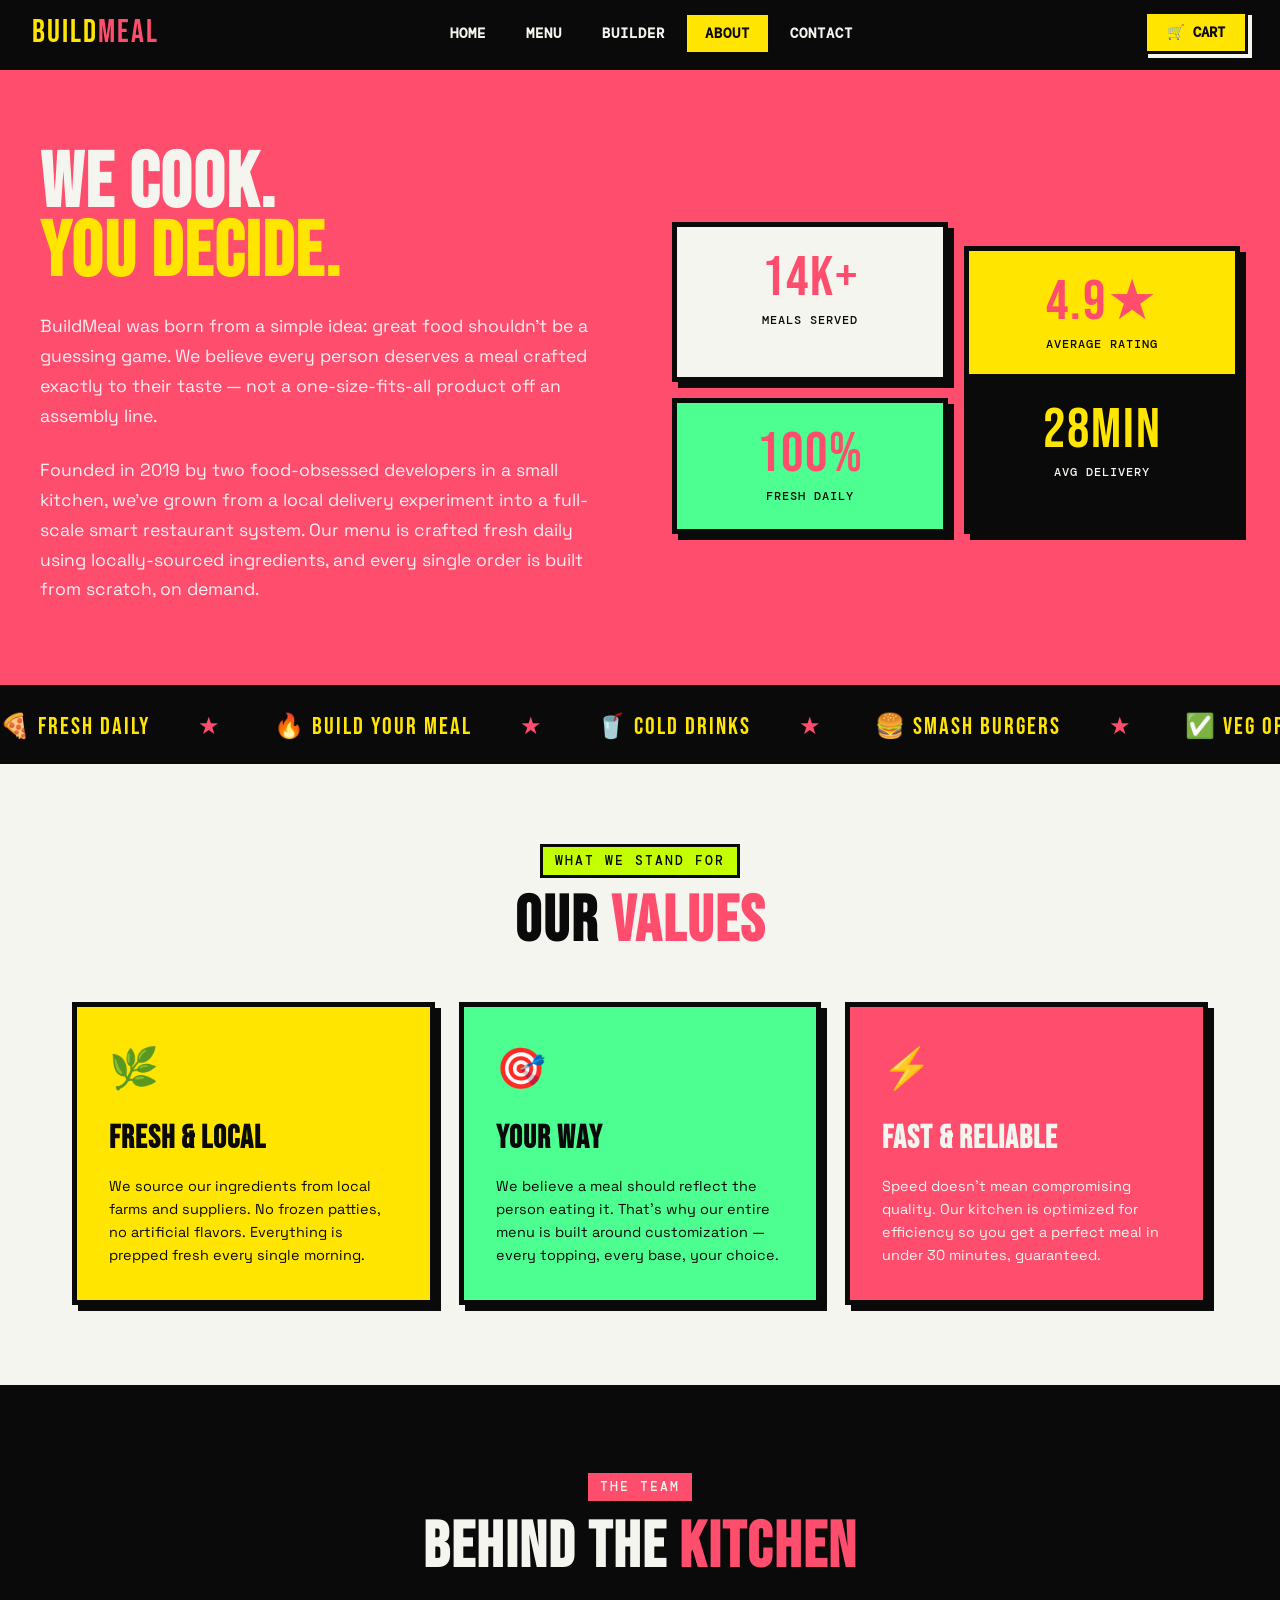
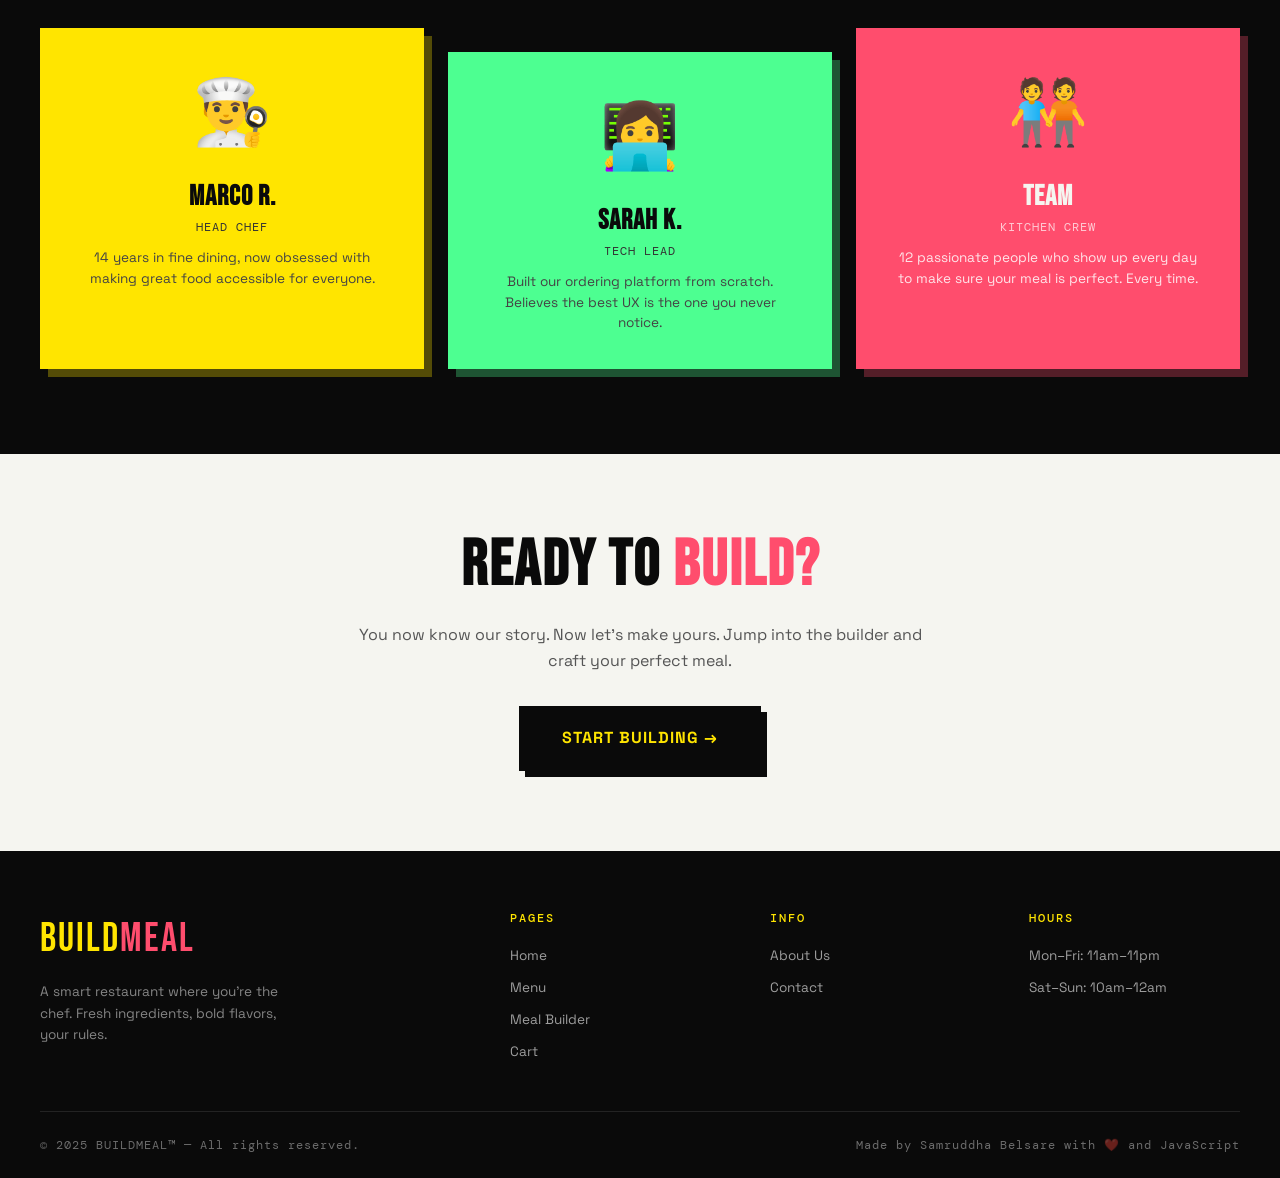
<file: about.html>
<!DOCTYPE html>
<html lang="en">

<head>
  <meta charset="UTF-8" />
  <meta name="viewport" content="width=device-width, initial-scale=1.0" />
  <title>About Us — Our Story & Values | Build Your Meal Restaurant</title>
  <meta name="description"
    content="Learn about Build Your Meal, a smart restaurant webstore founded on fresh, locally-sourced ingredients and full meal customization. Meet our team and our story." />
  <meta name="keywords"
    content="about build your meal, restaurant story, smart restaurant, food ordering team, fresh ingredients, custom meal restaurant" />
  <meta name="author" content="BuildMeal" />
  <!-- Open Graph -->
  <meta property="og:title" content="About Build Your Meal — Smart Restaurant WebStore" />
  <meta property="og:description"
    content="Founded in 2019, Build Your Meal is a smart restaurant built on fresh ingredients and full meal customization. Every order built from scratch, on demand." />
  <meta property="og:type" content="website" />
  <link rel="stylesheet" href="css/style.css" />
</head>

<body>

  <!-- ========== NAVBAR ========== -->
  <header>
    <nav class="navbar" aria-label="Main navigation">
      <a href="index.html" class="nav-logo">BUILD<span>MEAL</span></a>
      <ul class="nav-links" id="navMenu">
        <li><a href="index.html">Home</a></li>
        <li><a href="menu.html">Menu</a></li>
        <li><a href="builder.html">Builder</a></li>
        <li><a href="about.html">About</a></li>
        <li><a href="contact.html">Contact</a></li>
      </ul>
      <a href="cart.html" class="nav-cart">
        🛒 CART
        <span class="cart-count">0</span>
      </a>
      <div class="hamburger" id="hamburger">
        <span></span><span></span><span></span>
      </div>
    </nav>
  </header>

  <main id="main-content">
    <!-- ========== ABOUT HERO ========== -->
    <section class="about-hero">
      <div class="about-hero-inner">
        <div>
          <h1>WE COOK.<br><span>YOU DECIDE.</span></h1>
          <p>
            BuildMeal was born from a simple idea: great food shouldn't be a
            guessing game. We believe every person deserves a meal crafted
            exactly to their taste — not a one-size-fits-all product off an
            assembly line.
          </p>
          <br />
          <p>
            Founded in 2019 by two food-obsessed developers in a small
            kitchen, we've grown from a local delivery experiment into a
            full-scale smart restaurant system. Our menu is crafted fresh
            daily using locally-sourced ingredients, and every single order
            is built from scratch, on demand.
          </p>
        </div>
        <div class="about-visual">
          <div class="about-stat-card">
            <div class="stat-number">14K+</div>
            <div class="stat-label">Meals Served</div>
          </div>
          <div class="about-stat-card">
            <div class="stat-number">4.9★</div>
            <div class="stat-label">Average Rating</div>
          </div>
          <div class="about-stat-card">
            <div class="stat-number">100%</div>
            <div class="stat-label">Fresh Daily</div>
          </div>
          <div class="about-stat-card">
            <div class="stat-number">28min</div>
            <div class="stat-label">Avg Delivery</div>
          </div>
        </div>
      </div>
    </section>

    <!-- ========== TICKER ========== -->
    <div class="ticker">
      <div class="ticker-inner">
        <span>🍕 FRESH DAILY</span><span class="sep">★</span>
        <span>🔥 BUILD YOUR MEAL</span><span class="sep">★</span>
        <span>🥤 COLD DRINKS</span><span class="sep">★</span>
        <span>🍔 SMASH BURGERS</span><span class="sep">★</span>
        <span>✅ VEG OPTIONS</span><span class="sep">★</span>
        <span>🚀 FAST DELIVERY</span><span class="sep">★</span>
        <span>🍕 FRESH DAILY</span><span class="sep">★</span>
        <span>🔥 BUILD YOUR MEAL</span><span class="sep">★</span>
        <span>🥤 COLD DRINKS</span><span class="sep">★</span>
        <span>🍔 SMASH BURGERS</span><span class="sep">★</span>
        <span>✅ VEG OPTIONS</span><span class="sep">★</span>
        <span>🚀 FAST DELIVERY</span><span class="sep">★</span>
      </div>
    </div>

    <!-- ========== VALUES ========== -->
    <div class="about-values">
      <div class="section-header text-center">
        <span class="section-tag">What We Stand For</span>
        <h2 class="section-title">OUR <span>VALUES</span></h2>
      </div>
      <div class="values-grid">
        <div class="value-card">
          <span class="value-icon">🌿</span>
          <h3>FRESH & LOCAL</h3>
          <p>We source our ingredients from local farms and suppliers. No frozen patties, no artificial flavors.
            Everything is prepped fresh every single morning.</p>
        </div>
        <div class="value-card">
          <span class="value-icon">🎯</span>
          <h3>YOUR WAY</h3>
          <p>We believe a meal should reflect the person eating it. That's why our entire menu is built around
            customization — every topping, every base, your choice.</p>
        </div>
        <div class="value-card">
          <span class="value-icon">⚡</span>
          <h3>FAST & RELIABLE</h3>
          <p>Speed doesn't mean compromising quality. Our kitchen is optimized for efficiency so you get a perfect meal
            in under 30 minutes, guaranteed.</p>
        </div>
      </div>
    </div>

    <!-- ========== TEAM SECTION ========== -->
    <section
      style="background:var(--black); border-top:5px solid #0a0a0a; border-bottom:5px solid #0a0a0a; padding:5rem 2rem;">
      <div style="max-width:1200px; margin:0 auto;">
        <div class="section-header text-center" style="margin-bottom:3rem;">
          <span class="section-tag" style="background:var(--pink);color:var(--white);">The Team</span>
          <h2 class="section-title" style="color:var(--white);">BEHIND THE <span>KITCHEN</span></h2>
        </div>
        <div style="display:grid; grid-template-columns:repeat(auto-fit,minmax(220px,1fr)); gap:1.5rem;">

          <div
            style="background:var(--yellow);border:4px solid var(--yellow);padding:2rem;text-align:center;box-shadow:8px 8px 0 rgba(255,229,0,0.3);">
            <div style="font-size:4rem;margin-bottom:1rem;">👨‍🍳</div>
            <h3 style="font-family:var(--font-display);font-size:1.75rem;letter-spacing:1px;">MARCO R.</h3>
            <p
              style="font-family:var(--font-mono);font-size:0.75rem;text-transform:uppercase;letter-spacing:1px;margin-bottom:0.75rem;color:#333;">
              Head Chef</p>
            <p style="font-size:0.85rem;color:#444;line-height:1.5;">14 years in fine dining, now obsessed with making
              great food accessible for everyone.</p>
          </div>

          <div
            style="background:var(--green);border:4px solid var(--green);padding:2rem;text-align:center;box-shadow:8px 8px 0 rgba(77,255,145,0.3); margin-top:1.5rem;">
            <div style="font-size:4rem;margin-bottom:1rem;">👩‍💻</div>
            <h3 style="font-family:var(--font-display);font-size:1.75rem;letter-spacing:1px;">SARAH K.</h3>
            <p
              style="font-family:var(--font-mono);font-size:0.75rem;text-transform:uppercase;letter-spacing:1px;margin-bottom:0.75rem;color:#333;">
              Tech Lead</p>
            <p style="font-size:0.85rem;color:#444;line-height:1.5;">Built our ordering platform from scratch. Believes
              the best UX is the one you never notice.</p>
          </div>

          <div
            style="background:var(--pink);border:4px solid var(--pink);padding:2rem;text-align:center;box-shadow:8px 8px 0 rgba(255,77,109,0.3);">
            <div style="font-size:4rem;margin-bottom:1rem;">🧑‍🤝‍🧑</div>
            <h3 style="font-family:var(--font-display);font-size:1.75rem;letter-spacing:1px;color:var(--white);">TEAM
            </h3>
            <p
              style="font-family:var(--font-mono);font-size:0.75rem;text-transform:uppercase;letter-spacing:1px;margin-bottom:0.75rem;color:rgba(255,255,255,0.7);">
              Kitchen Crew</p>
            <p style="font-size:0.85rem;color:rgba(255,255,255,0.85);line-height:1.5;">12 passionate people who show up
              every day to make sure your meal is perfect. Every time.</p>
          </div>

        </div>
      </div>
    </section>

    <!-- ========== CTA ========== -->
    <section style="padding:5rem 2rem; text-align:center; border-bottom:5px solid #0a0a0a;">
      <div style="max-width:600px; margin:0 auto;">
        <h2
          style="font-family:var(--font-display);font-size:clamp(2.5rem,5vw,5rem);letter-spacing:2px;line-height:1;margin-bottom:1.5rem;">
          READY TO <span style="color:var(--pink);">BUILD?</span>
        </h2>
        <p style="color:#555;font-size:1rem;margin-bottom:2rem;line-height:1.6;">
          You now know our story. Now let's make yours. Jump into the builder and craft your perfect meal.
        </p>
        <a href="builder.html" class="btn btn-primary btn-lg">START BUILDING →</a>
      </div>
    </section>

  </main>

  <!-- ========== FOOTER ========== -->
  <footer class="footer">
    <div class="footer-inner">
      <div class="footer-brand">
        <span class="logo">BUILD<span>MEAL</span></span>
        <p>A smart restaurant where you're the chef. Fresh ingredients, bold flavors, your rules.</p>
      </div>
      <div class="footer-col">
        <h4>Pages</h4>
        <ul>
          <li><a href="index.html">Home</a></li>
          <li><a href="menu.html">Menu</a></li>
          <li><a href="builder.html">Meal Builder</a></li>
          <li><a href="cart.html">Cart</a></li>
        </ul>
      </div>
      <div class="footer-col">
        <h4>Info</h4>
        <ul>
          <li><a href="about.html">About Us</a></li>
          <li><a href="contact.html">Contact</a></li>
        </ul>
      </div>
      <div class="footer-col">
        <h4>Hours</h4>
        <ul>
          <li><a href="#">Mon–Fri: 11am–11pm</a></li>
          <li><a href="#">Sat–Sun: 10am–12am</a></li>
        </ul>
      </div>
    </div>
    <div class="footer-bottom">
      <p>© 2025 BUILDMEAL™ — All rights reserved.</p>
      <p>Made by Samruddha Belsare with ❤️ and JavaScript</p>
    </div>
  </footer>

  <script src="js/script.js"></script>
</body>

</html>
</file>
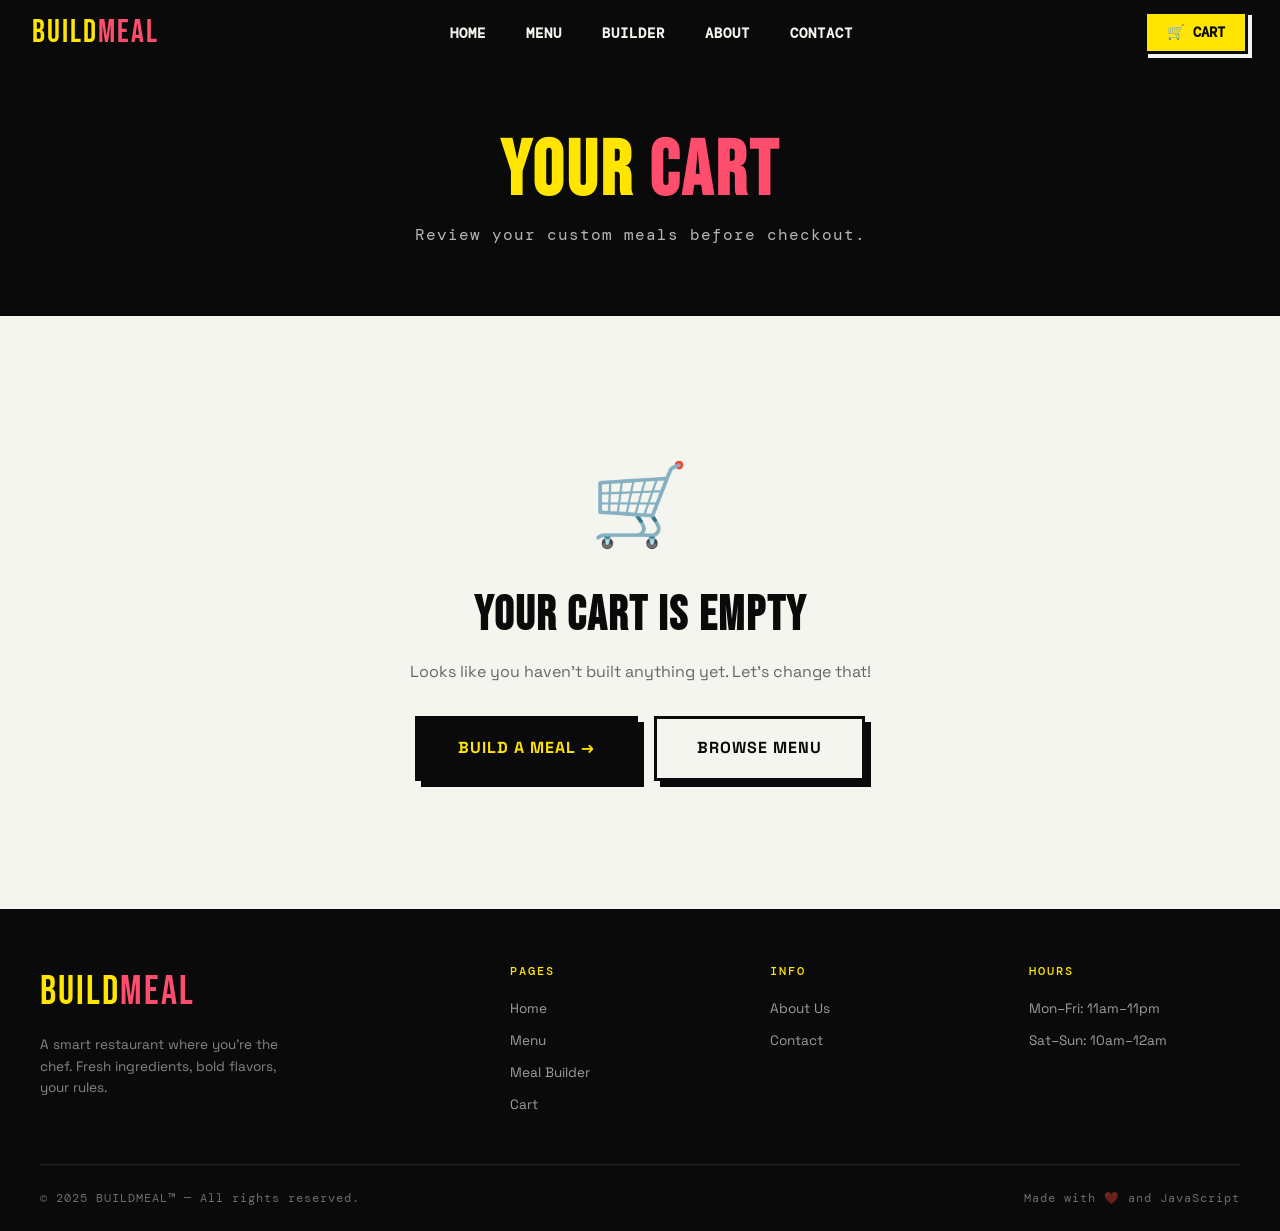
<file: cart.html>
<!DOCTYPE html>
<html lang="en">
<head>
  <meta charset="UTF-8" />
  <meta name="viewport" content="width=device-width, initial-scale=1.0" />
  <title>Cart — BUILD YOUR MEAL</title>
  <link rel="stylesheet" href="css/style.css" />
</head>
<body>

  <!-- ========== NAVBAR ========== -->
  <nav class="navbar">
    <a href="index.html" class="nav-logo">BUILD<span>MEAL</span></a>
    <ul class="nav-links" id="navMenu">
      <li><a href="index.html">Home</a></li>
      <li><a href="menu.html">Menu</a></li>
      <li><a href="builder.html">Builder</a></li>
      <li><a href="about.html">About</a></li>
      <li><a href="contact.html">Contact</a></li>
    </ul>
    <a href="cart.html" class="nav-cart">
      🛒 CART
      <span class="cart-count">0</span>
    </a>
    <div class="hamburger" id="hamburger">
      <span></span><span></span><span></span>
    </div>
  </nav>

  <!-- ========== PAGE HERO ========== -->
  <div class="page-hero">
    <h1>YOUR <span>CART</span></h1>
    <p>Review your custom meals before checkout.</p>
  </div>

  <!-- ========== MAIN CONTENT ========== -->
  <main style="max-width:1200px; margin:0 auto; padding:3rem 2rem;">

    <!-- EMPTY STATE (shown when cart is empty) -->
    <div class="cart-empty-state" id="cartEmpty">
      <span class="empty-icon">🛒</span>
      <h2>YOUR CART IS EMPTY</h2>
      <p>Looks like you haven't built anything yet. Let's change that!</p>
      <div style="display:flex;gap:1rem;justify-content:center;flex-wrap:wrap;">
        <a href="builder.html" class="btn btn-primary btn-lg">BUILD A MEAL →</a>
        <a href="menu.html" class="btn btn-secondary btn-lg">BROWSE MENU</a>
      </div>
    </div>

    <!-- CART LAYOUT (hidden when empty) -->
    <div class="cart-layout hidden" id="cartWrapper">

      <!-- Cart Items Panel -->
      <div>
        <div class="cart-items-wrapper">
          <div class="cart-header-bar">
            <h2>CART ITEMS</h2>
            <span class="cart-count-display" id="cartCountDisplay">0 ITEMS</span>
          </div>
          <!-- Items injected by JS -->
          <div id="cartItemsList" role="list" aria-label="Cart items"></div>
        </div>

        <!-- Action buttons below items -->
        <div style="display:flex;gap:1rem;margin-top:1.5rem;flex-wrap:wrap;">
          <a href="builder.html" class="btn btn-secondary">+ ADD MORE ITEMS</a>
          <button class="btn btn-pink" id="clearCartBtn" onclick="clearCart()">CLEAR CART ✕</button>
        </div>
      </div>

      <!-- Order Summary Sidebar -->
      <div class="cart-summary-sidebar hidden" id="cartSummaryPanel">
        <div class="cart-summary-header">
          <h3>ORDER SUMMARY</h3>
        </div>
        <div class="cart-summary-body">

          <div class="price-row">
            <span class="label">Subtotal</span>
            <span class="value" id="cartSubtotal">$0.00</span>
          </div>
          <div class="price-row">
            <span class="label">Tax (8%)</span>
            <span class="value" id="cartTax">$0.00</span>
          </div>
          <div class="price-row">
            <span class="label">Delivery</span>
            <span class="value" id="cartDelivery">$3.99</span>
          </div>
          <div class="price-row total">
            <span class="label">TOTAL</span>
            <span class="value" id="cartGrandTotal">$0.00</span>
          </div>

          <!-- Promo code field -->
          <div style="margin-top:1.5rem; border:3px solid #0a0a0a; display:flex; overflow:hidden;">
            <input
              type="text"
              placeholder="PROMO CODE"
              style="flex:1;padding:0.75rem;font-family:var(--font-mono);font-size:0.8rem;border:none;outline:none;text-transform:uppercase;"
              id="promoInput"
            />
            <button
              style="background:#0a0a0a;color:var(--yellow);border:none;padding:0.75rem 1rem;font-family:var(--font-mono);font-size:0.75rem;font-weight:700;cursor:pointer;text-transform:uppercase;"
              onclick="applyPromo()"
            >APPLY</button>
          </div>

          <!-- Checkout button -->
          <button
            class="btn btn-primary btn-block btn-lg"
            style="margin-top:1rem;"
            onclick="handleCheckout()"
          >
            CHECKOUT →
          </button>

          <!-- Security note -->
          <p style="font-family:var(--font-mono);font-size:0.7rem;color:#888;text-align:center;margin-top:1rem;line-height:1.5;text-transform:uppercase;letter-spacing:0.5px;">
            🔒 Secure checkout &nbsp;|&nbsp; Free returns
          </p>

        </div>
      </div>

    </div>
  </main>

  <!-- ========== FOOTER ========== -->
  <footer class="footer">
    <div class="footer-inner">
      <div class="footer-brand">
        <span class="logo">BUILD<span>MEAL</span></span>
        <p>A smart restaurant where you're the chef. Fresh ingredients, bold flavors, your rules.</p>
      </div>
      <div class="footer-col">
        <h4>Pages</h4>
        <ul>
          <li><a href="index.html">Home</a></li>
          <li><a href="menu.html">Menu</a></li>
          <li><a href="builder.html">Meal Builder</a></li>
          <li><a href="cart.html">Cart</a></li>
        </ul>
      </div>
      <div class="footer-col">
        <h4>Info</h4>
        <ul>
          <li><a href="about.html">About Us</a></li>
          <li><a href="contact.html">Contact</a></li>
        </ul>
      </div>
      <div class="footer-col">
        <h4>Hours</h4>
        <ul>
          <li><a href="#">Mon–Fri: 11am–11pm</a></li>
          <li><a href="#">Sat–Sun: 10am–12am</a></li>
        </ul>
      </div>
    </div>
    <div class="footer-bottom">
      <p>© 2025 BUILDMEAL™ — All rights reserved.</p>
      <p>Made with ❤️ and JavaScript</p>
    </div>
  </footer>

  <script src="js/script.js"></script>
  <script>
    /* Cart page-specific helper functions (called from inline onclick) */

    /** Apply promo code (demo only — shows toast) */
    function applyPromo() {
      const code = document.getElementById('promoInput').value.trim().toUpperCase();
      if (code === 'BUILDMEAL') {
        showToast('Promo code applied! 10% off 🎉', 'success');
      } else if (code === '') {
        showToast('Enter a promo code first.', 'error');
      } else {
        showToast('Invalid promo code.', 'error');
      }
    }

    /** Simulate checkout flow */
    function handleCheckout() {
      loadCart();
      if (STATE.cart.length === 0) {
        showToast('Your cart is empty!', 'error');
        return;
      }
      // Clear cart and show success message
      STATE.cart = [];
      saveCart();
      updateCartBadge();
      renderCart();
      showToast('Order placed! 🎉 Thank you for your purchase.', 'success');
    }
  </script>
</body>
</html>
</file>
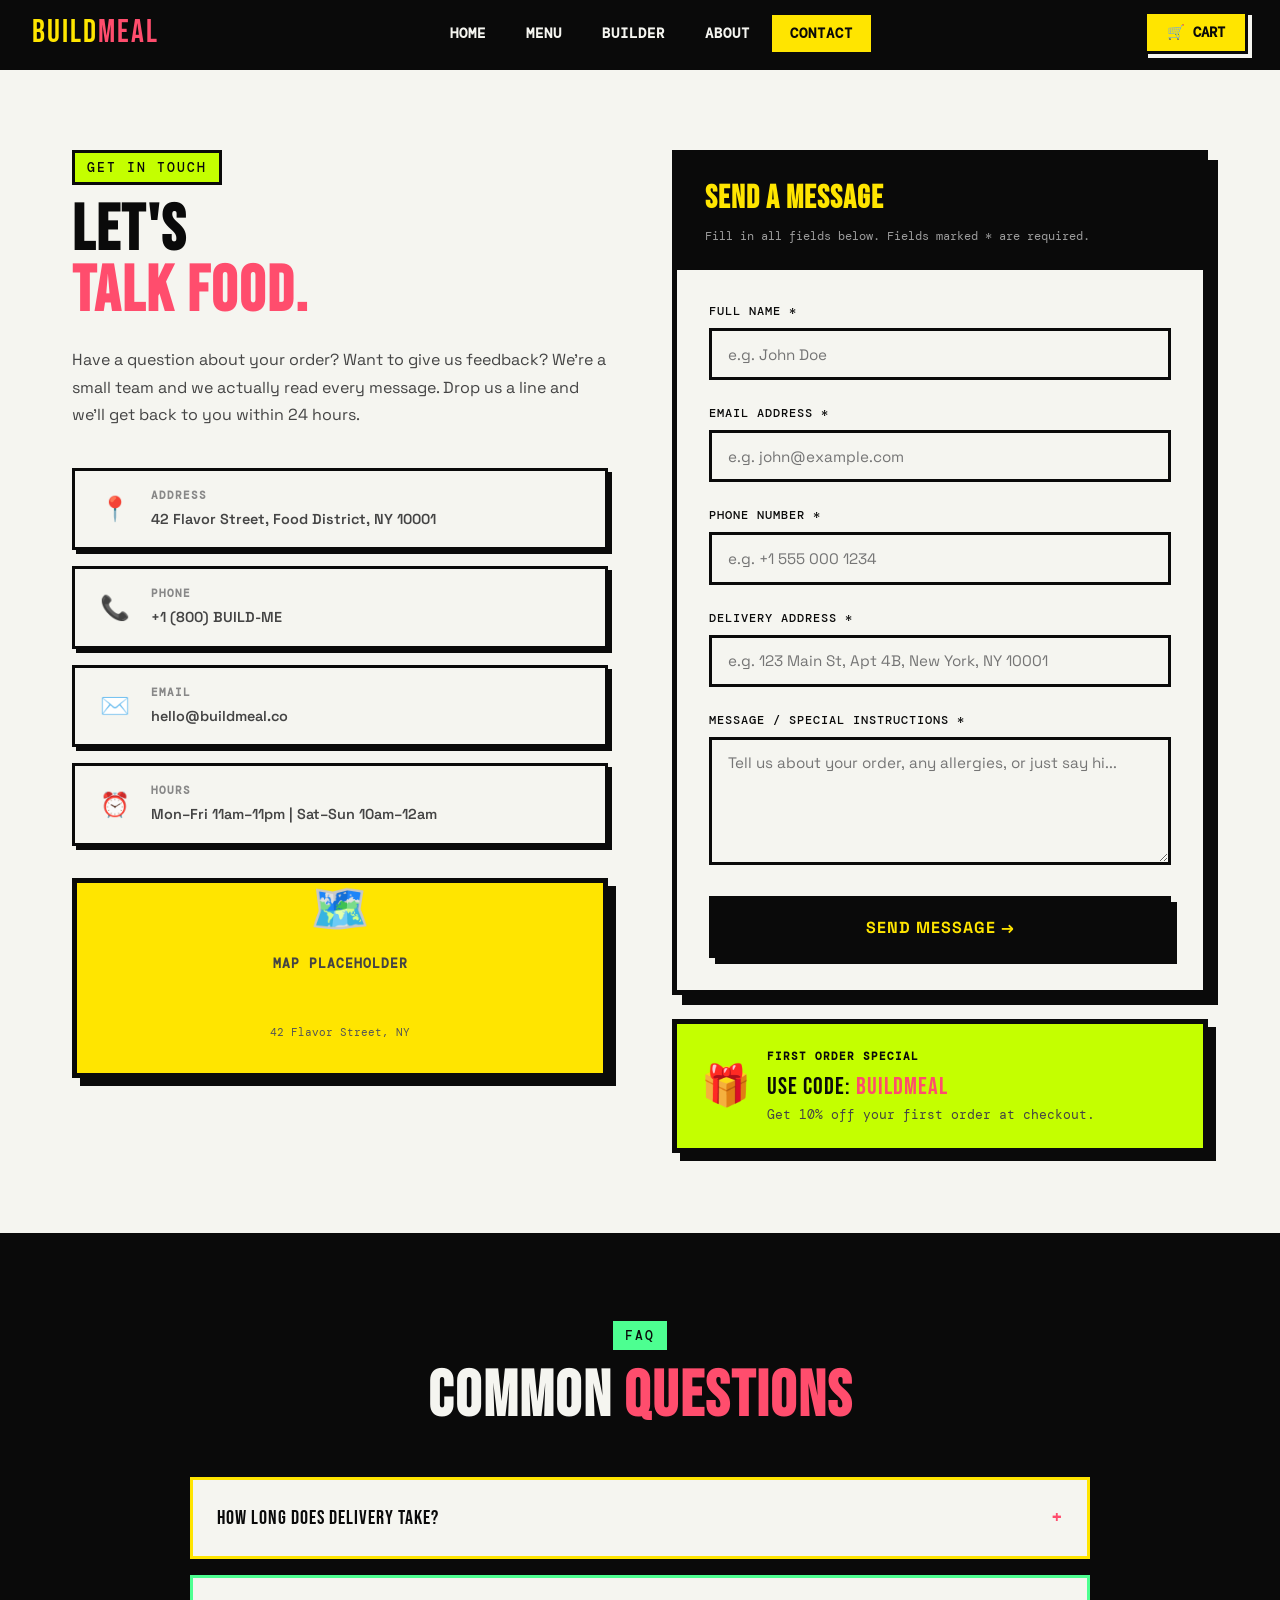
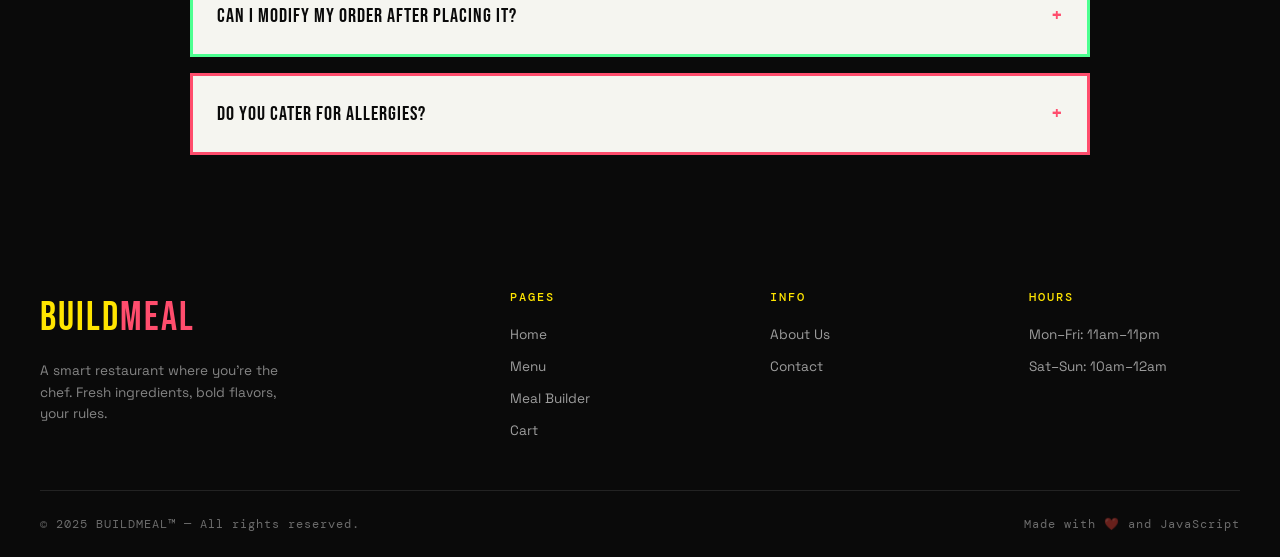
<file: contact.html>
<!DOCTYPE html>
<html lang="en">
<head>
  <meta charset="UTF-8" />
  <meta name="viewport" content="width=device-width, initial-scale=1.0" />
  <title>Contact — BUILD YOUR MEAL</title>
  <link rel="stylesheet" href="css/style.css" />
</head>
<body>

  <!-- ========== NAVBAR ========== -->
  <nav class="navbar">
    <a href="index.html" class="nav-logo">BUILD<span>MEAL</span></a>
    <ul class="nav-links" id="navMenu">
      <li><a href="index.html">Home</a></li>
      <li><a href="menu.html">Menu</a></li>
      <li><a href="builder.html">Builder</a></li>
      <li><a href="about.html">About</a></li>
      <li><a href="contact.html">Contact</a></li>
    </ul>
    <a href="cart.html" class="nav-cart">
      🛒 CART
      <span class="cart-count">0</span>
    </a>
    <div class="hamburger" id="hamburger">
      <span></span><span></span><span></span>
    </div>
  </nav>

  <!-- ========== CONTACT LAYOUT ========== -->
  <div class="contact-layout">

    <!-- LEFT: Info panel -->
    <div class="contact-info">
      <span class="section-tag" style="margin-bottom:1rem;display:inline-block;">Get In Touch</span>
      <h1>LET'S<br><span>TALK FOOD.</span></h1>
      <p>
        Have a question about your order? Want to give us feedback?
        We're a small team and we actually read every message.
        Drop us a line and we'll get back to you within 24 hours.
      </p>

      <div class="contact-details">
        <div class="contact-detail-item">
          <div class="icon">📍</div>
          <div>
            <h4>Address</h4>
            <p>42 Flavor Street, Food District, NY 10001</p>
          </div>
        </div>
        <div class="contact-detail-item">
          <div class="icon">📞</div>
          <div>
            <h4>Phone</h4>
            <p>+1 (800) BUILD-ME</p>
          </div>
        </div>
        <div class="contact-detail-item">
          <div class="icon">✉️</div>
          <div>
            <h4>Email</h4>
            <p>hello@buildmeal.co</p>
          </div>
        </div>
        <div class="contact-detail-item">
          <div class="icon">⏰</div>
          <div>
            <h4>Hours</h4>
            <p>Mon–Fri 11am–11pm | Sat–Sun 10am–12am</p>
          </div>
        </div>
      </div>

      <!-- Map placeholder -->
      <div style="margin-top:2rem; border:5px solid #0a0a0a; box-shadow:8px 8px 0 #0a0a0a; height:200px; background:var(--yellow); display:flex; align-items:center; justify-content:center; flex-direction:column; gap:0.5rem;">
        <div style="font-size:3rem;">🗺️</div>
        <p style="font-family:var(--font-mono);font-size:0.8rem;text-transform:uppercase;letter-spacing:1px;font-weight:600;">Map Placeholder</p>
        <p style="font-family:var(--font-mono);font-size:0.7rem;color:#555;">42 Flavor Street, NY</p>
      </div>
    </div>

    <!-- RIGHT: Contact form -->
    <div>
      <div class="contact-form-wrapper">
        <div class="contact-form-header">
          <h2>SEND A MESSAGE</h2>
          <p>Fill in all fields below. Fields marked * are required.</p>
        </div>
        <div class="contact-form-body">

          <form id="contactForm" novalidate>

            <!-- Name -->
            <div class="form-group">
              <label for="nameInput">Full Name *</label>
              <input
                type="text"
                id="nameInput"
                name="name"
                placeholder="e.g. John Doe"
                autocomplete="name"
                required
              />
              <span class="error-msg">Name must be at least 2 characters.</span>
            </div>

            <!-- Email -->
            <div class="form-group">
              <label for="emailInput">Email Address *</label>
              <input
                type="email"
                id="emailInput"
                name="email"
                placeholder="e.g. john@example.com"
                autocomplete="email"
                required
              />
              <span class="error-msg">Enter a valid email address.</span>
            </div>

            <!-- Phone -->
            <div class="form-group">
              <label for="phoneInput">Phone Number *</label>
              <input
                type="tel"
                id="phoneInput"
                name="phone"
                placeholder="e.g. +1 555 000 1234"
                autocomplete="tel"
                required
              />
              <span class="error-msg">Enter a valid phone number (7–15 digits).</span>
            </div>

            <!-- Delivery Address -->
            <div class="form-group">
              <label for="addressInput">Delivery Address *</label>
              <input
                type="text"
                id="addressInput"
                name="address"
                placeholder="e.g. 123 Main St, Apt 4B, New York, NY 10001"
                autocomplete="street-address"
                required
              />
              <span class="error-msg">Please enter your full delivery address (min 10 chars).</span>
            </div>

            <!-- Message -->
            <div class="form-group">
              <label for="messageInput">Message / Special Instructions *</label>
              <textarea
                id="messageInput"
                name="message"
                placeholder="Tell us about your order, any allergies, or just say hi..."
                rows="5"
                required
              ></textarea>
              <span class="error-msg">Message must be at least 5 characters.</span>
            </div>

            <!-- Submit -->
            <button type="submit" class="btn btn-primary btn-block btn-lg">
              SEND MESSAGE →
            </button>

          </form>

          <!-- Success message (hidden by default) -->
          <div class="form-success" id="formSuccess">
            <h3>MESSAGE SENT! 🎉</h3>
            <p>We got your message and will get back to you within 24 hours. Keep an eye on your inbox!</p>
          </div>

        </div>
      </div>

      <!-- Promo card -->
      <div style="margin-top:1.5rem; background:var(--lime); border:5px solid #0a0a0a; box-shadow:8px 8px 0 #0a0a0a; padding:1.5rem; display:flex; gap:1rem; align-items:center;">
        <div style="font-size:2.5rem; flex-shrink:0;">🎁</div>
        <div>
          <p style="font-family:var(--font-mono);font-size:0.7rem;text-transform:uppercase;letter-spacing:1px;font-weight:600;margin-bottom:0.25rem;">First Order Special</p>
          <p style="font-family:var(--font-display);font-size:1.5rem;letter-spacing:1px;">USE CODE: <span style="color:var(--pink);">BUILDMEAL</span></p>
          <p style="font-size:0.8rem;color:#444;font-family:var(--font-mono);">Get 10% off your first order at checkout.</p>
        </div>
      </div>

    </div>
  </div>

  <!-- ========== FAQ SECTION ========== -->
  <section style="background:var(--black); border-top:5px solid #0a0a0a; padding:5rem 2rem;">
    <div style="max-width:900px; margin:0 auto;">
      <div class="section-header text-center" style="margin-bottom:3rem;">
        <span class="section-tag" style="background:var(--green);color:var(--black);">FAQ</span>
        <h2 class="section-title" style="color:var(--white);">COMMON <span>QUESTIONS</span></h2>
      </div>
      <div style="display:flex; flex-direction:column; gap:1rem;">

        <details style="border:3px solid var(--yellow); background:var(--white);">
          <summary style="padding:1.25rem 1.5rem; cursor:pointer; font-family:var(--font-display); font-size:1.25rem; letter-spacing:1px; list-style:none; display:flex; justify-content:space-between; align-items:center;">
            How long does delivery take?
            <span style="font-size:1.5rem; color:var(--pink);">+</span>
          </summary>
          <div style="padding:1rem 1.5rem 1.5rem; border-top:3px solid #0a0a0a; font-size:0.9rem; color:#444; line-height:1.6;">
            Our average delivery time is 28 minutes. During peak hours (12–2pm, 6–9pm) it may take up to 45 minutes. You'll receive a real-time update once your order is dispatched.
          </div>
        </details>

        <details style="border:3px solid var(--green); background:var(--white);">
          <summary style="padding:1.25rem 1.5rem; cursor:pointer; font-family:var(--font-display); font-size:1.25rem; letter-spacing:1px; list-style:none; display:flex; justify-content:space-between; align-items:center;">
            Can I modify my order after placing it?
            <span style="font-size:1.5rem; color:var(--pink);">+</span>
          </summary>
          <div style="padding:1rem 1.5rem 1.5rem; border-top:3px solid #0a0a0a; font-size:0.9rem; color:#444; line-height:1.6;">
            Orders can be modified or cancelled within 5 minutes of placement. After that, the kitchen has already started preparing your food. Contact us immediately via phone if you need to make changes.
          </div>
        </details>

        <details style="border:3px solid var(--pink); background:var(--white);">
          <summary style="padding:1.25rem 1.5rem; cursor:pointer; font-family:var(--font-display); font-size:1.25rem; letter-spacing:1px; list-style:none; display:flex; justify-content:space-between; align-items:center;">
            Do you cater for allergies?
            <span style="font-size:1.5rem; color:var(--pink);">+</span>
          </summary>
          <div style="padding:1rem 1.5rem 1.5rem; border-top:3px solid #0a0a0a; font-size:0.9rem; color:#444; line-height:1.6;">
            Yes! Please specify your dietary requirements and allergies in the message field when contacting us. Our kitchen team is trained to handle common allergens. We currently cater to gluten-free, nut-free, and dairy-free diets on request.
          </div>
        </details>

      </div>
    </div>
  </section>

  <!-- ========== FOOTER ========== -->
  <footer class="footer">
    <div class="footer-inner">
      <div class="footer-brand">
        <span class="logo">BUILD<span>MEAL</span></span>
        <p>A smart restaurant where you're the chef. Fresh ingredients, bold flavors, your rules.</p>
      </div>
      <div class="footer-col">
        <h4>Pages</h4>
        <ul>
          <li><a href="index.html">Home</a></li>
          <li><a href="menu.html">Menu</a></li>
          <li><a href="builder.html">Meal Builder</a></li>
          <li><a href="cart.html">Cart</a></li>
        </ul>
      </div>
      <div class="footer-col">
        <h4>Info</h4>
        <ul>
          <li><a href="about.html">About Us</a></li>
          <li><a href="contact.html">Contact</a></li>
        </ul>
      </div>
      <div class="footer-col">
        <h4>Hours</h4>
        <ul>
          <li><a href="#">Mon–Fri: 11am–11pm</a></li>
          <li><a href="#">Sat–Sun: 10am–12am</a></li>
        </ul>
      </div>
    </div>
    <div class="footer-bottom">
      <p>© 2025 BUILDMEAL™ — All rights reserved.</p>
      <p>Made with ❤️ and JavaScript</p>
    </div>
  </footer>

  <script src="js/script.js"></script>
</body>
</html>
</file>
<file: css/style.css>
/* ============================================
   STYLE.CSS — Neo-Brutalism Restaurant WebStore
   ============================================ */

/* --- Google Fonts Import --- */
@import url('https://fonts.googleapis.com/css2?family=Bebas+Neue&family=Space+Grotesk:wght@400;500;700&family=DM+Mono:wght@400;500&display=swap');

/* --- CSS Variables --- */
:root {
  --black: #0a0a0a;
  --white: #f5f5f0;
  --yellow: #FFE500;
  --pink: #FF4D6D;
  --green: #4DFF91;
  --lime: #C4FF00;
  --orange: #FF6B35;
  --border: 3px solid #0a0a0a;
  --border-thick: 5px solid #0a0a0a;
  --shadow: 6px 6px 0px #0a0a0a;
  --shadow-lg: 10px 10px 0px #0a0a0a;
  --shadow-hover: 4px 4px 0px #0a0a0a;
  --radius: 0px;
  --font-display: 'Bebas Neue', sans-serif;
  --font-body: 'Space Grotesk', sans-serif;
  --font-mono: 'DM Mono', monospace;
  --transition: 0.15s ease;
}

/* --- Reset & Base --- */
*, *::before, *::after {
  box-sizing: border-box;
  margin: 0;
  padding: 0;
}

html {
  scroll-behavior: smooth;
}

body {
  font-family: var(--font-body);
  background-color: var(--white);
  color: var(--black);
  line-height: 1.5;
  overflow-x: hidden;
}

img {
  max-width: 100%;
  display: block;
}

a {
  color: inherit;
  text-decoration: none;
}

ul {
  list-style: none;
}

button {
  cursor: pointer;
  font-family: var(--font-body);
}

input, select, textarea {
  font-family: var(--font-body);
}

/* ============================================
   NAVBAR
   ============================================ */
.navbar {
  background: var(--black);
  border-bottom: var(--border-thick);
  position: sticky;
  top: 0;
  z-index: 999;
  padding: 0 2rem;
  display: flex;
  align-items: center;
  justify-content: space-between;
  height: 70px;
}

.nav-logo {
  font-family: var(--font-display);
  font-size: 2rem;
  color: var(--yellow);
  letter-spacing: 2px;
  line-height: 1;
}

.nav-logo span {
  color: var(--pink);
}

.nav-links {
  display: flex;
  align-items: center;
  gap: 0.25rem;
}

.nav-links a {
  color: var(--white);
  font-weight: 700;
  font-size: 0.85rem;
  text-transform: uppercase;
  letter-spacing: 1px;
  padding: 0.5rem 1rem;
  border: 2px solid transparent;
  transition: all var(--transition);
  font-family: var(--font-mono);
}

.nav-links a:hover,
.nav-links a.active {
  background: var(--yellow);
  color: var(--black);
  border-color: var(--yellow);
}

.nav-cart {
  position: relative;
  background: var(--yellow);
  color: var(--black);
  border: var(--border);
  padding: 0.5rem 1.25rem;
  font-weight: 700;
  font-size: 0.9rem;
  font-family: var(--font-mono);
  display: flex;
  align-items: center;
  gap: 0.5rem;
  box-shadow: 4px 4px 0 var(--white);
  transition: all var(--transition);
  text-transform: uppercase;
}

.nav-cart:hover {
  background: var(--pink);
  color: var(--white);
  box-shadow: 2px 2px 0 var(--white);
  transform: translate(2px, 2px);
}

.cart-count {
  background: var(--black);
  color: var(--yellow);
  font-size: 0.75rem;
  font-weight: 700;
  width: 22px;
  height: 22px;
  border-radius: 50%;
  display: flex;
  align-items: center;
  justify-content: center;
  font-family: var(--font-mono);
}

.hamburger {
  display: none;
  flex-direction: column;
  gap: 5px;
  cursor: pointer;
  padding: 0.5rem;
}

.hamburger span {
  display: block;
  width: 28px;
  height: 3px;
  background: var(--yellow);
  transition: all var(--transition);
}

/* ============================================
   HERO SECTION
   ============================================ */
.hero {
  background: var(--yellow);
  border-bottom: var(--border-thick);
  padding: 5rem 2rem;
  position: relative;
  overflow: hidden;
  min-height: 85vh;
  display: flex;
  align-items: center;
}

.hero-bg-text {
  position: absolute;
  top: 50%;
  left: 50%;
  transform: translate(-50%, -50%);
  font-family: var(--font-display);
  font-size: clamp(8rem, 20vw, 22rem);
  color: rgba(0, 0, 0, 0.05);
  white-space: nowrap;
  pointer-events: none;
  user-select: none;
  letter-spacing: -5px;
  z-index: 0;
}

.hero-content {
  position: relative;
  z-index: 1;
  max-width: 1200px;
  margin: 0 auto;
  width: 100%;
  display: grid;
  grid-template-columns: 1fr 1fr;
  gap: 4rem;
  align-items: center;
}

.hero-text h1 {
  font-family: var(--font-display);
  font-size: clamp(4rem, 8vw, 8rem);
  line-height: 0.9;
  letter-spacing: 2px;
  color: var(--black);
  margin-bottom: 1.5rem;
}

.hero-text h1 span {
  color: var(--pink);
  display: block;
}

.hero-text p {
  font-size: 1.1rem;
  font-weight: 500;
  color: var(--black);
  max-width: 440px;
  margin-bottom: 2.5rem;
  line-height: 1.6;
}

.hero-badges {
  display: flex;
  gap: 0.75rem;
  margin-bottom: 2rem;
  flex-wrap: wrap;
}

.badge {
  background: var(--black);
  color: var(--yellow);
  border: var(--border);
  padding: 0.35rem 0.85rem;
  font-family: var(--font-mono);
  font-size: 0.75rem;
  font-weight: 500;
  text-transform: uppercase;
  letter-spacing: 1px;
}

.badge.green { background: var(--green); color: var(--black); }
.badge.pink { background: var(--pink); color: var(--white); }

.hero-cta {
  display: flex;
  gap: 1rem;
  flex-wrap: wrap;
}

.hero-visual {
  display: flex;
  align-items: center;
  justify-content: center;
}

.hero-card {
  background: var(--white);
  border: var(--border-thick);
  box-shadow: var(--shadow-lg);
  padding: 2rem;
  width: 320px;
  transform: rotate(2deg);
}

.hero-card-tag {
  background: var(--pink);
  color: var(--white);
  font-family: var(--font-mono);
  font-size: 0.75rem;
  font-weight: 500;
  padding: 0.25rem 0.75rem;
  display: inline-block;
  margin-bottom: 1rem;
  text-transform: uppercase;
  letter-spacing: 1px;
}

.hero-card h3 {
  font-family: var(--font-display);
  font-size: 2.5rem;
  line-height: 1;
  margin-bottom: 0.5rem;
}

.hero-card p {
  font-size: 0.85rem;
  color: #555;
  margin-bottom: 1.25rem;
}

.hero-card-price {
  font-family: var(--font-display);
  font-size: 2rem;
  color: var(--pink);
}

/* ============================================
   SCROLL TICKER
   ============================================ */
.ticker {
  background: var(--black);
  border-top: var(--border-thick);
  border-bottom: var(--border-thick);
  overflow: hidden;
  white-space: nowrap;
  padding: 0.85rem 0;
}

.ticker-inner {
  display: inline-block;
  animation: ticker-scroll 20s linear infinite;
}

.ticker-inner span {
  font-family: var(--font-display);
  font-size: 1.5rem;
  color: var(--yellow);
  letter-spacing: 2px;
  margin-right: 3rem;
}

.ticker-inner span.sep {
  color: var(--pink);
}

@keyframes ticker-scroll {
  0% { transform: translateX(0); }
  100% { transform: translateX(-50%); }
}

/* ============================================
   BUTTONS
   ============================================ */
.btn {
  display: inline-flex;
  align-items: center;
  gap: 0.5rem;
  padding: 0.85rem 1.75rem;
  font-family: var(--font-body);
  font-weight: 700;
  font-size: 0.9rem;
  text-transform: uppercase;
  letter-spacing: 1px;
  border: var(--border);
  box-shadow: var(--shadow);
  transition: all var(--transition);
  cursor: pointer;
  white-space: nowrap;
}

.btn:hover {
  transform: translate(3px, 3px);
  box-shadow: var(--shadow-hover);
}

.btn-primary {
  background: var(--black);
  color: var(--yellow);
}

.btn-primary:hover {
  background: var(--pink);
  color: var(--white);
}

.btn-secondary {
  background: var(--white);
  color: var(--black);
}

.btn-yellow {
  background: var(--yellow);
  color: var(--black);
}

.btn-yellow:hover {
  background: var(--lime);
}

.btn-pink {
  background: var(--pink);
  color: var(--white);
}

.btn-pink:hover {
  background: var(--orange);
}

.btn-green {
  background: var(--green);
  color: var(--black);
}

.btn-sm {
  padding: 0.5rem 1rem;
  font-size: 0.8rem;
}

.btn-lg {
  padding: 1.1rem 2.5rem;
  font-size: 1rem;
}

.btn-block {
  width: 100%;
  justify-content: center;
}

/* ============================================
   SECTION LAYOUT
   ============================================ */
.section {
  padding: 5rem 2rem;
  max-width: 1200px;
  margin: 0 auto;
}

.section-header {
  margin-bottom: 3rem;
}

.section-tag {
  font-family: var(--font-mono);
  font-size: 0.8rem;
  font-weight: 500;
  text-transform: uppercase;
  letter-spacing: 2px;
  color: var(--black);
  background: var(--lime);
  padding: 0.3rem 0.75rem;
  display: inline-block;
  border: var(--border);
  margin-bottom: 0.75rem;
}

.section-title {
  font-family: var(--font-display);
  font-size: clamp(2.5rem, 5vw, 4.5rem);
  line-height: 1;
  letter-spacing: 2px;
}

.section-title span {
  color: var(--pink);
}

/* ============================================
   CARDS (MENU ITEMS)
   ============================================ */
.cards-grid {
  display: grid;
  grid-template-columns: repeat(auto-fill, minmax(280px, 1fr));
  gap: 1.5rem;
}

.card {
  background: var(--white);
  border: var(--border-thick);
  box-shadow: var(--shadow);
  transition: all var(--transition);
  overflow: hidden;
  display: flex;
  flex-direction: column;
}

.card:hover {
  transform: translate(-4px, -4px);
  box-shadow: var(--shadow-lg);
}

.card-image {
  width: 100%;
  height: 200px;
  object-fit: cover;
  border-bottom: var(--border);
  background: #eee;
}

.card-body {
  padding: 1.25rem;
  flex: 1;
  display: flex;
  flex-direction: column;
}

.card-meta {
  display: flex;
  justify-content: space-between;
  align-items: center;
  margin-bottom: 0.75rem;
}

.card-category {
  font-family: var(--font-mono);
  font-size: 0.7rem;
  font-weight: 500;
  text-transform: uppercase;
  letter-spacing: 1px;
  background: var(--yellow);
  color: var(--black);
  padding: 0.2rem 0.6rem;
  border: 2px solid var(--black);
}

.card-category.burger { background: var(--orange); color: var(--white); }
.card-category.drink { background: var(--green); color: var(--black); }

.type-badge {
  font-family: var(--font-mono);
  font-size: 0.65rem;
  font-weight: 700;
  text-transform: uppercase;
  border: 2px solid var(--black);
  padding: 0.2rem 0.5rem;
  letter-spacing: 1px;
}

.type-badge.veg {
  background: var(--green);
  color: var(--black);
}

.type-badge.non-veg {
  background: var(--pink);
  color: var(--white);
}

.card-name {
  font-family: var(--font-display);
  font-size: 1.6rem;
  letter-spacing: 1px;
  line-height: 1;
  margin-bottom: 0.5rem;
}

.card-desc {
  font-size: 0.85rem;
  color: #555;
  margin-bottom: 1rem;
  flex: 1;
  line-height: 1.5;
}

.card-footer {
  display: flex;
  justify-content: space-between;
  align-items: center;
  margin-top: auto;
  border-top: var(--border);
  padding-top: 1rem;
}

.card-price {
  font-family: var(--font-display);
  font-size: 1.75rem;
  letter-spacing: 1px;
  color: var(--black);
}

/* ============================================
   FILTERS (MENU PAGE)
   ============================================ */
.filters-bar {
  background: var(--black);
  border: var(--border-thick);
  box-shadow: var(--shadow);
  padding: 1.25rem 1.75rem;
  display: flex;
  align-items: center;
  gap: 1.5rem;
  flex-wrap: wrap;
  margin-bottom: 2rem;
}

.filter-group {
  display: flex;
  align-items: center;
  gap: 0.5rem;
  flex-wrap: wrap;
}

.filter-label {
  font-family: var(--font-mono);
  font-size: 0.75rem;
  text-transform: uppercase;
  letter-spacing: 1px;
  color: var(--yellow);
  font-weight: 500;
}

.filter-btn {
  background: transparent;
  color: var(--white);
  border: 2px solid var(--white);
  padding: 0.35rem 0.85rem;
  font-family: var(--font-mono);
  font-size: 0.75rem;
  text-transform: uppercase;
  letter-spacing: 1px;
  cursor: pointer;
  transition: all var(--transition);
}

.filter-btn:hover,
.filter-btn.active {
  background: var(--yellow);
  color: var(--black);
  border-color: var(--yellow);
}

.filter-btn.veg-active {
  background: var(--green);
  color: var(--black);
  border-color: var(--green);
}

.search-box {
  position: relative;
  margin-left: auto;
}

.search-box input {
  background: var(--white);
  border: 2px solid var(--white);
  padding: 0.5rem 2.5rem 0.5rem 1rem;
  font-family: var(--font-mono);
  font-size: 0.8rem;
  color: var(--black);
  width: 220px;
  outline: none;
  transition: all var(--transition);
}

.search-box input:focus {
  border-color: var(--yellow);
  background: var(--yellow);
}

.search-box input::placeholder { color: #888; }

.search-icon {
  position: absolute;
  right: 0.75rem;
  top: 50%;
  transform: translateY(-50%);
  font-size: 0.9rem;
  pointer-events: none;
}

/* ============================================
   MEAL BUILDER PAGE
   ============================================ */
.builder-layout {
  display: grid;
  grid-template-columns: 1fr 380px;
  gap: 2rem;
  align-items: start;
}

.builder-section {
  background: var(--white);
  border: var(--border-thick);
  box-shadow: var(--shadow);
  overflow: hidden;
  margin-bottom: 1.5rem;
}

.builder-section-header {
  background: var(--black);
  color: var(--yellow);
  padding: 1rem 1.5rem;
  display: flex;
  align-items: center;
  justify-content: space-between;
}

.builder-section-header h3 {
  font-family: var(--font-display);
  font-size: 1.5rem;
  letter-spacing: 1px;
}

.builder-section-header .step-num {
  font-family: var(--font-display);
  font-size: 2.5rem;
  color: var(--pink);
  line-height: 1;
}

.builder-section-body {
  padding: 1.5rem;
}

/* Base selector cards */
.base-items-grid {
  display: grid;
  grid-template-columns: repeat(auto-fill, minmax(200px, 1fr));
  gap: 1rem;
}

.base-item-card {
  border: var(--border);
  padding: 1rem;
  cursor: pointer;
  transition: all var(--transition);
  position: relative;
  background: var(--white);
}

.base-item-card:hover {
  border-color: var(--yellow);
  background: #fffde0;
  transform: translate(-2px, -2px);
  box-shadow: var(--shadow-hover);
}

.base-item-card.selected {
  border: var(--border-thick);
  border-color: var(--black);
  background: var(--yellow);
  box-shadow: var(--shadow);
}

.base-item-card.selected::after {
  content: '✓';
  position: absolute;
  top: 0.5rem;
  right: 0.75rem;
  font-size: 1.25rem;
  font-weight: 900;
  color: var(--black);
}

.base-item-card img {
  width: 100%;
  height: 130px;
  object-fit: cover;
  border: var(--border);
  margin-bottom: 0.75rem;
}

.base-item-card h4 {
  font-family: var(--font-display);
  font-size: 1.2rem;
  letter-spacing: 1px;
  margin-bottom: 0.25rem;
}

.base-item-card .price {
  font-family: var(--font-mono);
  font-size: 0.9rem;
  font-weight: 500;
  color: var(--pink);
}

/* Toppings checkboxes */
.toppings-grid {
  display: grid;
  grid-template-columns: repeat(auto-fill, minmax(180px, 1fr));
  gap: 0.75rem;
}

.topping-item {
  display: flex;
  align-items: center;
  gap: 0.75rem;
  border: var(--border);
  padding: 0.75rem 1rem;
  cursor: pointer;
  transition: all var(--transition);
  background: var(--white);
}

.topping-item:hover {
  background: #fffde0;
  border-color: var(--yellow);
}

.topping-item.selected {
  background: var(--yellow);
  border-color: var(--black);
  border-width: 3px;
}

.topping-item input[type="checkbox"] {
  display: none;
}

.topping-check {
  width: 22px;
  height: 22px;
  border: var(--border);
  background: var(--white);
  flex-shrink: 0;
  display: flex;
  align-items: center;
  justify-content: center;
  font-size: 0.75rem;
  font-weight: 900;
  transition: all var(--transition);
}

.topping-item.selected .topping-check {
  background: var(--black);
  color: var(--yellow);
}

.topping-name {
  font-size: 0.85rem;
  font-weight: 600;
  flex: 1;
}

.topping-price {
  font-family: var(--font-mono);
  font-size: 0.8rem;
  color: var(--pink);
  font-weight: 500;
}

/* Drink selector */
.drink-grid {
  display: grid;
  grid-template-columns: repeat(auto-fill, minmax(140px, 1fr));
  gap: 0.75rem;
}

.drink-card {
  border: var(--border);
  padding: 0.75rem;
  cursor: pointer;
  transition: all var(--transition);
  text-align: center;
  background: var(--white);
  position: relative;
}

.drink-card:hover {
  transform: translate(-2px, -2px);
  box-shadow: var(--shadow-hover);
}

.drink-card.selected {
  background: var(--green);
  border-color: var(--black);
  border-width: 3px;
  box-shadow: var(--shadow);
}

.drink-card.selected::after {
  content: '✓';
  position: absolute;
  top: 0.5rem;
  right: 0.5rem;
  font-size: 1rem;
  font-weight: 900;
}

.drink-card img {
  width: 100%;
  height: 80px;
  object-fit: cover;
  border: var(--border);
  margin-bottom: 0.5rem;
}

.drink-card h4 {
  font-family: var(--font-display);
  font-size: 1rem;
  letter-spacing: 1px;
  margin-bottom: 0.25rem;
}

.drink-card .price {
  font-family: var(--font-mono);
  font-size: 0.8rem;
  color: var(--pink);
}

/* Order Summary Sidebar */
.order-summary {
  border: var(--border-thick);
  box-shadow: var(--shadow-lg);
  background: var(--white);
  position: sticky;
  top: 90px;
}

.order-summary-header {
  background: var(--pink);
  color: var(--white);
  padding: 1.25rem 1.5rem;
  border-bottom: var(--border-thick);
}

.order-summary-header h3 {
  font-family: var(--font-display);
  font-size: 2rem;
  letter-spacing: 1px;
}

.order-summary-body {
  padding: 1.5rem;
}

.summary-line-items {
  margin-bottom: 1.5rem;
}

.summary-empty {
  text-align: center;
  padding: 2rem 1rem;
  color: #999;
  font-family: var(--font-mono);
  font-size: 0.85rem;
}

.summary-item {
  display: flex;
  justify-content: space-between;
  align-items: flex-start;
  padding: 0.6rem 0;
  border-bottom: 2px solid #eee;
  gap: 1rem;
}

.summary-item:last-child { border-bottom: none; }

.summary-item-name {
  font-size: 0.85rem;
  font-weight: 600;
  flex: 1;
}

.summary-item-price {
  font-family: var(--font-mono);
  font-size: 0.85rem;
  color: var(--pink);
  font-weight: 500;
  white-space: nowrap;
}

.summary-total-box {
  background: var(--black);
  color: var(--yellow);
  padding: 1rem 1.25rem;
  display: flex;
  justify-content: space-between;
  align-items: center;
  border: var(--border-thick);
  margin-bottom: 1rem;
}

.summary-total-label {
  font-family: var(--font-mono);
  font-size: 0.85rem;
  font-weight: 500;
  text-transform: uppercase;
  letter-spacing: 1px;
}

.summary-total-price {
  font-family: var(--font-display);
  font-size: 2.5rem;
  color: var(--yellow);
  letter-spacing: 1px;
}

/* ============================================
   CART PAGE
   ============================================ */
.cart-layout {
  display: grid;
  grid-template-columns: 1fr 360px;
  gap: 2rem;
  align-items: start;
}

.cart-items-wrapper {
  border: var(--border-thick);
  box-shadow: var(--shadow);
}

.cart-header-bar {
  background: var(--black);
  color: var(--yellow);
  padding: 1rem 1.5rem;
  display: flex;
  justify-content: space-between;
  align-items: center;
}

.cart-header-bar h2 {
  font-family: var(--font-display);
  font-size: 2rem;
  letter-spacing: 1px;
}

.cart-count-display {
  font-family: var(--font-mono);
  font-size: 0.8rem;
  background: var(--yellow);
  color: var(--black);
  padding: 0.25rem 0.75rem;
  font-weight: 700;
}

.cart-item {
  border-bottom: var(--border);
  padding: 1.5rem;
  display: flex;
  gap: 1.5rem;
  background: var(--white);
  transition: all var(--transition);
}

.cart-item:last-child { border-bottom: none; }

.cart-item:hover { background: #fffde0; }

.cart-item-image {
  width: 100px;
  height: 80px;
  object-fit: cover;
  border: var(--border);
  flex-shrink: 0;
}

.cart-item-details {
  flex: 1;
}

.cart-item-name {
  font-family: var(--font-display);
  font-size: 1.5rem;
  letter-spacing: 1px;
  margin-bottom: 0.25rem;
}

.cart-item-base-price {
  font-family: var(--font-mono);
  font-size: 0.8rem;
  color: #666;
  margin-bottom: 0.5rem;
}

.cart-item-toppings {
  display: flex;
  flex-wrap: wrap;
  gap: 0.4rem;
  margin-bottom: 0.5rem;
}

.topping-tag {
  background: var(--yellow);
  border: 2px solid var(--black);
  font-family: var(--font-mono);
  font-size: 0.65rem;
  font-weight: 500;
  padding: 0.15rem 0.5rem;
  text-transform: uppercase;
  letter-spacing: 0.5px;
}

.cart-item-drink {
  font-family: var(--font-mono);
  font-size: 0.75rem;
  color: #444;
  display: flex;
  align-items: center;
  gap: 0.5rem;
}

.cart-item-right {
  display: flex;
  flex-direction: column;
  align-items: flex-end;
  justify-content: space-between;
  flex-shrink: 0;
}

.cart-item-total {
  font-family: var(--font-display);
  font-size: 2rem;
  letter-spacing: 1px;
  color: var(--pink);
}

.btn-remove {
  background: transparent;
  border: 2px solid var(--pink);
  color: var(--pink);
  padding: 0.35rem 0.75rem;
  font-family: var(--font-mono);
  font-size: 0.7rem;
  font-weight: 500;
  text-transform: uppercase;
  cursor: pointer;
  transition: all var(--transition);
  letter-spacing: 0.5px;
}

.btn-remove:hover {
  background: var(--pink);
  color: var(--white);
}

.cart-empty-state {
  text-align: center;
  padding: 5rem 2rem;
}

.cart-empty-state .empty-icon {
  font-size: 5rem;
  margin-bottom: 1rem;
  display: block;
}

.cart-empty-state h2 {
  font-family: var(--font-display);
  font-size: 3rem;
  margin-bottom: 0.5rem;
  letter-spacing: 2px;
}

.cart-empty-state p {
  color: #666;
  margin-bottom: 2rem;
}

.cart-summary-sidebar {
  border: var(--border-thick);
  box-shadow: var(--shadow-lg);
  background: var(--white);
  position: sticky;
  top: 90px;
}

.cart-summary-header {
  background: var(--yellow);
  border-bottom: var(--border-thick);
  padding: 1.25rem 1.5rem;
}

.cart-summary-header h3 {
  font-family: var(--font-display);
  font-size: 2rem;
  letter-spacing: 1px;
}

.cart-summary-body {
  padding: 1.5rem;
}

.price-row {
  display: flex;
  justify-content: space-between;
  align-items: center;
  padding: 0.6rem 0;
  border-bottom: 1px dashed #ccc;
  font-size: 0.9rem;
}

.price-row:last-child { border-bottom: none; }

.price-row.total {
  font-family: var(--font-display);
  font-size: 1.5rem;
  letter-spacing: 1px;
  border-top: var(--border);
  border-bottom: none;
  padding-top: 1rem;
  margin-top: 0.5rem;
  color: var(--pink);
}

.price-row .label { font-weight: 500; }
.price-row .value { font-family: var(--font-mono); font-weight: 600; }

/* ============================================
   ABOUT PAGE
   ============================================ */
.about-hero {
  background: var(--pink);
  border-bottom: var(--border-thick);
  padding: 5rem 2rem;
}

.about-hero-inner {
  max-width: 1200px;
  margin: 0 auto;
  display: grid;
  grid-template-columns: 1fr 1fr;
  gap: 4rem;
  align-items: center;
}

.about-hero h1 {
  font-family: var(--font-display);
  font-size: clamp(3.5rem, 6vw, 7rem);
  line-height: 0.9;
  color: var(--white);
  letter-spacing: 2px;
  margin-bottom: 1.5rem;
}

.about-hero h1 span {
  color: var(--yellow);
}

.about-hero p {
  color: rgba(255,255,255,0.9);
  font-size: 1.1rem;
  line-height: 1.7;
}

.about-visual {
  display: grid;
  grid-template-columns: 1fr 1fr;
  gap: 1rem;
}

.about-stat-card {
  background: var(--white);
  border: var(--border-thick);
  box-shadow: var(--shadow);
  padding: 1.5rem;
  text-align: center;
}

.about-stat-card:nth-child(2) { margin-top: 1.5rem; background: var(--yellow); }
.about-stat-card:nth-child(3) { background: var(--green); }
.about-stat-card:nth-child(4) { margin-top: -1.5rem; background: var(--black); color: var(--white); }

.stat-number {
  font-family: var(--font-display);
  font-size: 3.5rem;
  line-height: 1;
  letter-spacing: 2px;
  color: var(--pink);
}

.about-stat-card:nth-child(4) .stat-number { color: var(--yellow); }

.stat-label {
  font-family: var(--font-mono);
  font-size: 0.75rem;
  font-weight: 500;
  text-transform: uppercase;
  letter-spacing: 1px;
  margin-top: 0.25rem;
}

.about-values {
  max-width: 1200px;
  margin: 0 auto;
  padding: 5rem 2rem;
}

.values-grid {
  display: grid;
  grid-template-columns: repeat(3, 1fr);
  gap: 1.5rem;
  margin-top: 3rem;
}

.value-card {
  border: var(--border-thick);
  box-shadow: var(--shadow);
  padding: 2rem;
  background: var(--white);
  transition: all var(--transition);
}

.value-card:hover {
  transform: translate(-4px, -4px);
  box-shadow: var(--shadow-lg);
}

.value-card:nth-child(1) { background: var(--yellow); }
.value-card:nth-child(2) { background: var(--green); }
.value-card:nth-child(3) { background: var(--pink); color: var(--white); }

.value-icon {
  font-size: 2.5rem;
  margin-bottom: 1rem;
  display: block;
}

.value-card h3 {
  font-family: var(--font-display);
  font-size: 2rem;
  letter-spacing: 1px;
  margin-bottom: 0.75rem;
}

.value-card p {
  font-size: 0.9rem;
  line-height: 1.6;
}

/* ============================================
   CONTACT PAGE
   ============================================ */
.contact-layout {
  display: grid;
  grid-template-columns: 1fr 1fr;
  gap: 4rem;
  align-items: start;
  max-width: 1200px;
  margin: 0 auto;
  padding: 5rem 2rem;
}

.contact-info h1 {
  font-family: var(--font-display);
  font-size: clamp(3rem, 5vw, 6rem);
  line-height: 0.95;
  letter-spacing: 2px;
  margin-bottom: 1.5rem;
}

.contact-info h1 span { color: var(--pink); }

.contact-info p {
  font-size: 1rem;
  line-height: 1.7;
  color: #444;
  margin-bottom: 2.5rem;
}

.contact-details {
  display: flex;
  flex-direction: column;
  gap: 1rem;
}

.contact-detail-item {
  display: flex;
  align-items: center;
  gap: 1rem;
  padding: 1rem 1.25rem;
  border: var(--border);
  box-shadow: 4px 4px 0 var(--black);
  background: var(--white);
}

.contact-detail-item .icon {
  font-size: 1.5rem;
  width: 40px;
  text-align: center;
  flex-shrink: 0;
}

.contact-detail-item h4 {
  font-family: var(--font-mono);
  font-size: 0.7rem;
  text-transform: uppercase;
  letter-spacing: 1px;
  color: #888;
  margin-bottom: 0.2rem;
}

.contact-detail-item p {
  font-size: 0.9rem;
  font-weight: 600;
  margin-bottom: 0;
}

.contact-form-wrapper {
  border: var(--border-thick);
  box-shadow: var(--shadow-lg);
  overflow: hidden;
}

.contact-form-header {
  background: var(--black);
  color: var(--yellow);
  padding: 1.25rem 1.75rem;
  border-bottom: var(--border-thick);
}

.contact-form-header h2 {
  font-family: var(--font-display);
  font-size: 2rem;
  letter-spacing: 1px;
}

.contact-form-header p {
  font-family: var(--font-mono);
  font-size: 0.75rem;
  color: rgba(255,255,255,0.6);
  margin-top: 0.25rem;
}

.contact-form-body {
  padding: 2rem;
  background: var(--white);
}

.form-group {
  margin-bottom: 1.5rem;
}

.form-group label {
  display: block;
  font-family: var(--font-mono);
  font-size: 0.75rem;
  font-weight: 500;
  text-transform: uppercase;
  letter-spacing: 1px;
  color: var(--black);
  margin-bottom: 0.5rem;
}

.form-group input,
.form-group textarea,
.form-group select {
  width: 100%;
  border: var(--border);
  padding: 0.85rem 1rem;
  font-size: 0.95rem;
  font-family: var(--font-body);
  background: var(--white);
  color: var(--black);
  outline: none;
  transition: all var(--transition);
}

.form-group input:focus,
.form-group textarea:focus {
  border-color: var(--yellow);
  background: #fffde0;
  box-shadow: 4px 4px 0 var(--black);
}

.form-group textarea {
  resize: vertical;
  min-height: 120px;
}

.form-group.error input,
.form-group.error textarea {
  border-color: var(--pink);
  background: #fff0f3;
}

.error-msg {
  display: none;
  color: var(--pink);
  font-family: var(--font-mono);
  font-size: 0.72rem;
  font-weight: 500;
  margin-top: 0.35rem;
  text-transform: uppercase;
  letter-spacing: 0.5px;
}

.form-group.error .error-msg { display: block; }

.form-success {
  display: none;
  background: var(--green);
  border: var(--border-thick);
  box-shadow: var(--shadow);
  padding: 1.5rem;
  text-align: center;
  margin-top: 1rem;
}

.form-success.visible { display: block; }

.form-success h3 {
  font-family: var(--font-display);
  font-size: 2rem;
  letter-spacing: 1px;
  margin-bottom: 0.5rem;
}

.form-success p {
  font-size: 0.9rem;
  color: var(--black);
}

/* ============================================
   PAGE HERO (generic top section for inner pages)
   ============================================ */
.page-hero {
  background: var(--black);
  border-bottom: var(--border-thick);
  padding: 4rem 2rem;
  text-align: center;
}

.page-hero h1 {
  font-family: var(--font-display);
  font-size: clamp(3rem, 6vw, 7rem);
  color: var(--yellow);
  letter-spacing: 3px;
  line-height: 1;
}

.page-hero h1 span { color: var(--pink); }

.page-hero p {
  color: rgba(255,255,255,0.7);
  font-size: 1rem;
  margin-top: 0.75rem;
  font-family: var(--font-mono);
  letter-spacing: 1px;
}

/* ============================================
   FOOTER
   ============================================ */
.footer {
  background: var(--black);
  border-top: var(--border-thick);
  color: var(--white);
  padding: 3rem 2rem 1.5rem;
}

.footer-inner {
  max-width: 1200px;
  margin: 0 auto;
  display: grid;
  grid-template-columns: 2fr 1fr 1fr 1fr;
  gap: 3rem;
  margin-bottom: 3rem;
}

.footer-brand .logo {
  font-family: var(--font-display);
  font-size: 2.5rem;
  color: var(--yellow);
  letter-spacing: 2px;
  display: block;
  margin-bottom: 0.75rem;
}

.footer-brand .logo span { color: var(--pink); }

.footer-brand p {
  font-size: 0.85rem;
  color: rgba(255,255,255,0.5);
  line-height: 1.6;
  max-width: 260px;
}

.footer-col h4 {
  font-family: var(--font-mono);
  font-size: 0.75rem;
  font-weight: 500;
  text-transform: uppercase;
  letter-spacing: 2px;
  color: var(--yellow);
  margin-bottom: 1rem;
}

.footer-col ul {
  display: flex;
  flex-direction: column;
  gap: 0.5rem;
}

.footer-col ul li a {
  color: rgba(255,255,255,0.6);
  font-size: 0.85rem;
  transition: color var(--transition);
}

.footer-col ul li a:hover { color: var(--yellow); }

.footer-bottom {
  max-width: 1200px;
  margin: 0 auto;
  border-top: 1px solid rgba(255,255,255,0.1);
  padding-top: 1.5rem;
  display: flex;
  justify-content: space-between;
  align-items: center;
}

.footer-bottom p {
  font-family: var(--font-mono);
  font-size: 0.75rem;
  color: rgba(255,255,255,0.4);
  letter-spacing: 1px;
}

/* ============================================
   TOAST NOTIFICATION
   ============================================ */
.toast {
  position: fixed;
  bottom: 2rem;
  right: 2rem;
  background: var(--black);
  color: var(--yellow);
  padding: 1rem 1.5rem;
  border: var(--border-thick);
  box-shadow: var(--shadow-lg);
  font-family: var(--font-mono);
  font-size: 0.85rem;
  font-weight: 500;
  z-index: 9999;
  transform: translateY(100px);
  opacity: 0;
  transition: all 0.3s ease;
  display: flex;
  align-items: center;
  gap: 0.75rem;
  max-width: 320px;
}

.toast.show {
  transform: translateY(0);
  opacity: 1;
}

.toast.success { background: var(--green); color: var(--black); }
.toast.error { background: var(--pink); color: var(--white); }

/* ============================================
   NO RESULTS
   ============================================ */
.no-results {
  text-align: center;
  padding: 4rem 2rem;
  grid-column: 1 / -1;
}

.no-results h3 {
  font-family: var(--font-display);
  font-size: 3rem;
  letter-spacing: 2px;
  margin-bottom: 0.5rem;
}

.no-results p {
  color: #666;
  font-family: var(--font-mono);
  font-size: 0.85rem;
}

/* ============================================
   MOBILE RESPONSIVE
   ============================================ */
@media (max-width: 900px) {
  .hero-content {
    grid-template-columns: 1fr;
    text-align: center;
  }

  .hero-visual { display: none; }

  .hero-cta { justify-content: center; }

  .hero-badges { justify-content: center; }

  .builder-layout,
  .cart-layout {
    grid-template-columns: 1fr;
  }

  .order-summary,
  .cart-summary-sidebar {
    position: static;
  }

  .about-hero-inner,
  .contact-layout {
    grid-template-columns: 1fr;
  }

  .values-grid {
    grid-template-columns: 1fr;
  }

  .footer-inner {
    grid-template-columns: 1fr 1fr;
  }
}

@media (max-width: 640px) {
  .navbar {
    padding: 0 1rem;
  }

  .nav-links {
    display: none;
    position: fixed;
    top: 70px;
    left: 0;
    right: 0;
    background: var(--black);
    flex-direction: column;
    align-items: stretch;
    padding: 1rem;
    border-bottom: var(--border-thick);
    gap: 0;
  }

  .nav-links.open { display: flex; }

  .nav-links a {
    padding: 0.85rem 1rem;
    border-bottom: 1px solid rgba(255,255,255,0.1);
    display: block;
    text-align: center;
  }

  .hamburger { display: flex; }

  .hero { padding: 3rem 1rem; min-height: auto; }

  .hero-text h1 { font-size: 4rem; }

  .section { padding: 3rem 1rem; }

  .cards-grid {
    grid-template-columns: 1fr;
  }

  .filters-bar {
    flex-direction: column;
    align-items: flex-start;
  }

  .search-box { margin-left: 0; width: 100%; }
  .search-box input { width: 100%; }

  .footer-inner {
    grid-template-columns: 1fr;
    gap: 2rem;
  }

  .footer-bottom {
    flex-direction: column;
    gap: 0.5rem;
    text-align: center;
  }

  .about-visual {
    grid-template-columns: 1fr 1fr;
  }

  .cart-item {
    flex-direction: column;
  }

  .cart-item-image { width: 100%; height: 160px; }

  .cart-item-right {
    flex-direction: row;
    align-items: center;
  }

  .toppings-grid,
  .base-items-grid {
    grid-template-columns: 1fr 1fr;
  }
}

/* ============================================
   UTILITY CLASSES
   ============================================ */
.text-center { text-align: center; }
.mt-1 { margin-top: 0.5rem; }
.mt-2 { margin-top: 1rem; }
.mt-3 { margin-top: 1.5rem; }
.mb-1 { margin-bottom: 0.5rem; }
.mb-2 { margin-bottom: 1rem; }
.mb-3 { margin-bottom: 1.5rem; }
.hidden { display: none !important; }
.flex { display: flex; }
.flex-wrap { flex-wrap: wrap; }
.gap-1 { gap: 0.5rem; }
.gap-2 { gap: 1rem; }
.items-center { align-items: center; }
.justify-between { justify-content: space-between; }
</file>
